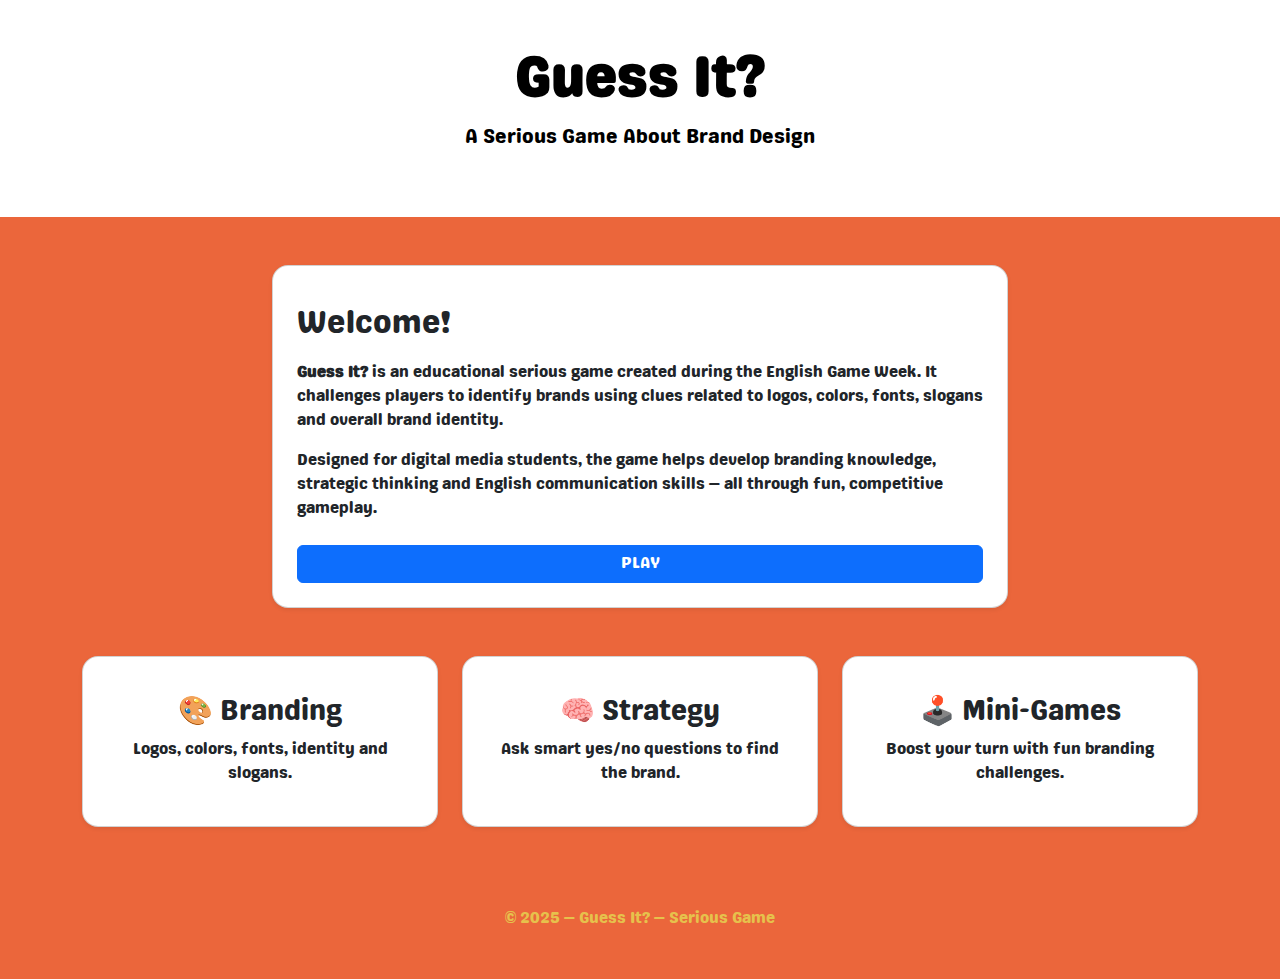
<file: website/index.html>
<!DOCTYPE html>
<html lang="en">
  <head>
    <meta charset="UTF-8" />
    <meta name="viewport" content="width=device-width, initial-scale=1" />
    <title>Guess It? — English Game</title>

    <!-- Bootstrap 5 CSS -->
    <link
      href="https://cdn.jsdelivr.net/npm/bootstrap@5.3.3/dist/css/bootstrap.min.css"
      rel="stylesheet"
    />

    <link rel="stylesheet" href="css/style.css" />
  </head>

  <body>
    <!-- Header -->
    <header>
      <h1 class="display-4 fw-bold">Guess It?</h1>
      <p class="lead">A Serious Game About Brand Design</p>
    </header>

    <!-- Main Content -->
    <main class="container py-5">
      <div class="row justify-content-center mb-5">
        <div class="col-md-8">
          <div class="card shadow-sm p-4">
            <h2 class="mb-3">Welcome!</h2>
            <p>
              <strong>Guess It?</strong> is an educational serious game created
              during the English Game Week. It challenges players to identify
              brands using clues related to logos, colors, fonts, slogans and
              overall brand identity.
            </p>
            <p>
              Designed for digital media students, the game helps develop
              branding knowledge, strategic thinking and English communication
              skills — all through fun, competitive gameplay.
            </p>

            <a href="score.html" class="btn btn-primary mt-2">PLAY</a>
          </div>
        </div>
      </div>

      <!-- Feature Cards -->
      <div class="row text-center g-4">
        <div class="col-md-4">
          <div class="card shadow-sm p-4">
            <h3>🎨 Branding</h3>
            <p>Logos, colors, fonts, identity and slogans.</p>
          </div>
        </div>

        <div class="col-md-4">
          <div class="card shadow-sm p-4">
            <h3>🧠 Strategy</h3>
            <p>Ask smart yes/no questions to find the brand.</p>
          </div>
        </div>

        <div class="col-md-4">
          <div class="card shadow-sm p-4">
            <h3>🕹️ Mini-Games</h3>
            <p>Boost your turn with fun branding challenges.</p>
          </div>
        </div>
      </div>
    </main>

    <!-- Footer -->
    <footer>
      <p>© 2025 — Guess It? — Serious Game</p>
    </footer>

    <!-- Bootstrap JS -->
    <script src="https://cdn.jsdelivr.net/npm/bootstrap@5.3.3/dist/js/bootstrap.bundle.min.js"></script>
  </body>
</html>
</file>
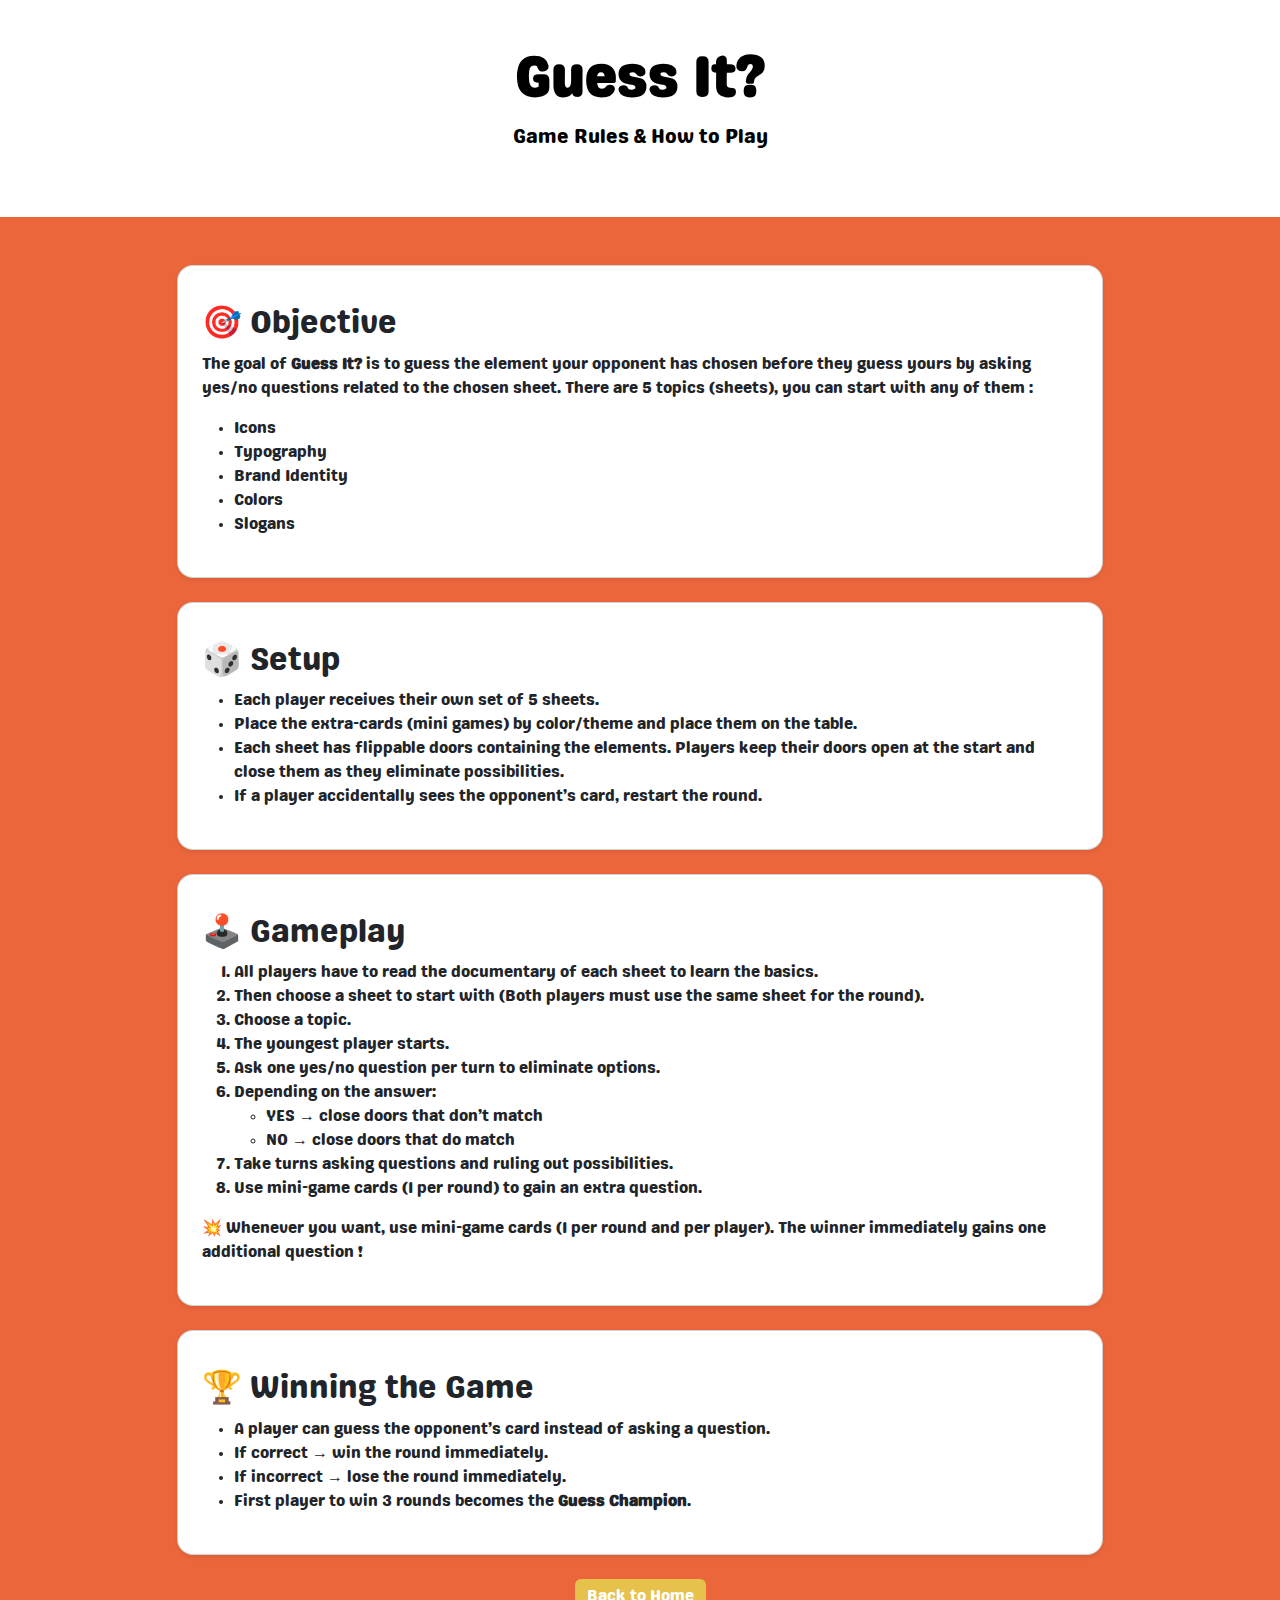
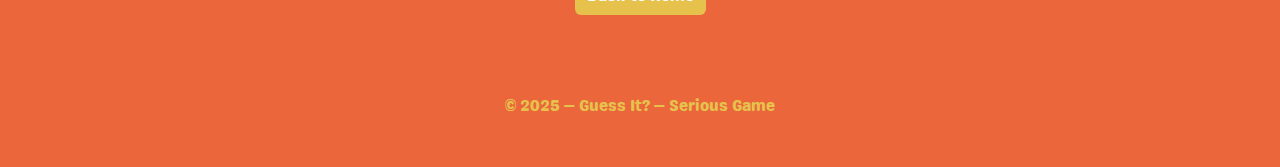
<file: website/rules.html>
<!DOCTYPE html>
<html lang="en">
  <head>
    <meta charset="UTF-8" />
    <meta name="viewport" content="width=device-width, initial-scale=1.0" />
    <title>Guess It? — Game Rules</title>

    <!-- Bootstrap 5 CSS -->
    <link
      href="https://cdn.jsdelivr.net/npm/bootstrap@5.3.3/dist/css/bootstrap.min.css"
      rel="stylesheet"
    />
    <!-- Custom CSS -->
    <link rel="stylesheet" href="css/style.css" />
  </head>

  <body>
    <!-- Header -->
    <header>
      <h1 class="display-4 fw-bold">Guess It?</h1>
      <p class="lead">Game Rules & How to Play</p>
    </header>

    <!-- Main Content -->
    <main class="container py-5">
      <div class="row justify-content-center">
        <div class="col-lg-10">
          <div class="card shadow-sm p-4 mb-4">
            <h2>🎯 Objective</h2>
            <p>
              The goal of <strong>Guess It?</strong> is to guess the element
              your opponent has chosen before they guess yours by asking yes/no
              questions related to the chosen sheet. There are 5 topics
              (sheets), you can start with any of them :
            </p>
            <ul>
              <li>Icons</li>
              <li>Typography</li>
              <li>Brand Identity</li>
              <li>Colors</li>
              <li>Slogans</li>
            </ul>
          </div>

          <div class="card shadow-sm p-4 mb-4">
            <h2>🎲 Setup</h2>
            <ul>
              <li>Each player receives their own set of 5 sheets.</li>
              <li>
                Place the extra-cards (mini games) by color/theme and place them
                on the table.
              </li>
              <li>
                Each sheet has flippable doors containing the elements. Players
                keep their doors open at the start and close them as they
                eliminate possibilities.
              </li>
              <li>
                If a player accidentally sees the opponent’s card, restart the
                round.
              </li>
            </ul>
          </div>

          <div class="card shadow-sm p-4 mb-4">
            <h2>🕹️ Gameplay</h2>
            <ol>
              <li>
                All players have to read the documentary of each sheet to learn
                the basics.
              </li>
              <li>
                Then choose a sheet to start with (Both players must use the
                same sheet for the round).
              </li>
              <li>Choose a topic.</li>
              <li>The youngest player starts.</li>
              <li>Ask one yes/no question per turn to eliminate options.</li>
              <li>
                Depending on the answer:
                <ul>
                  <li>YES → close doors that don’t match</li>
                  <li>NO → close doors that do match</li>
                </ul>
              </li>
              <li>Take turns asking questions and ruling out possibilities.</li>
              <li>
                Use mini-game cards (1 per round) to gain an extra question.
              </li>
            </ol>
            <p>
              💥 Whenever you want, use mini-game cards (1 per round and per
              player). The winner immediately gains one additional question !
            </p>
          </div>

          <div class="card shadow-sm p-4 mb-4">
            <h2>🏆 Winning the Game</h2>
            <ul>
              <li>
                A player can guess the opponent’s card instead of asking a
                question.
              </li>
              <li>If correct → win the round immediately.</li>
              <li>If incorrect → lose the round immediately.</li>
              <li>
                First player to win 3 rounds becomes the
                <strong>Guess Champion</strong>.
              </li>
            </ul>
          </div>

          <div class="text-center mt-4">
            <a href="index.html" class="btn btn-template">Back to Home</a>
          </div>
        </div>
      </div>
    </main>

    <!-- Footer -->
    <footer>
      <p>© 2025 — Guess It? — Serious Game</p>
    </footer>

    <!-- Bootstrap JS -->
    <script src="https://cdn.jsdelivr.net/npm/bootstrap@5.3.3/dist/js/bootstrap.bundle.min.js"></script>
  </body>
</html>
</file>
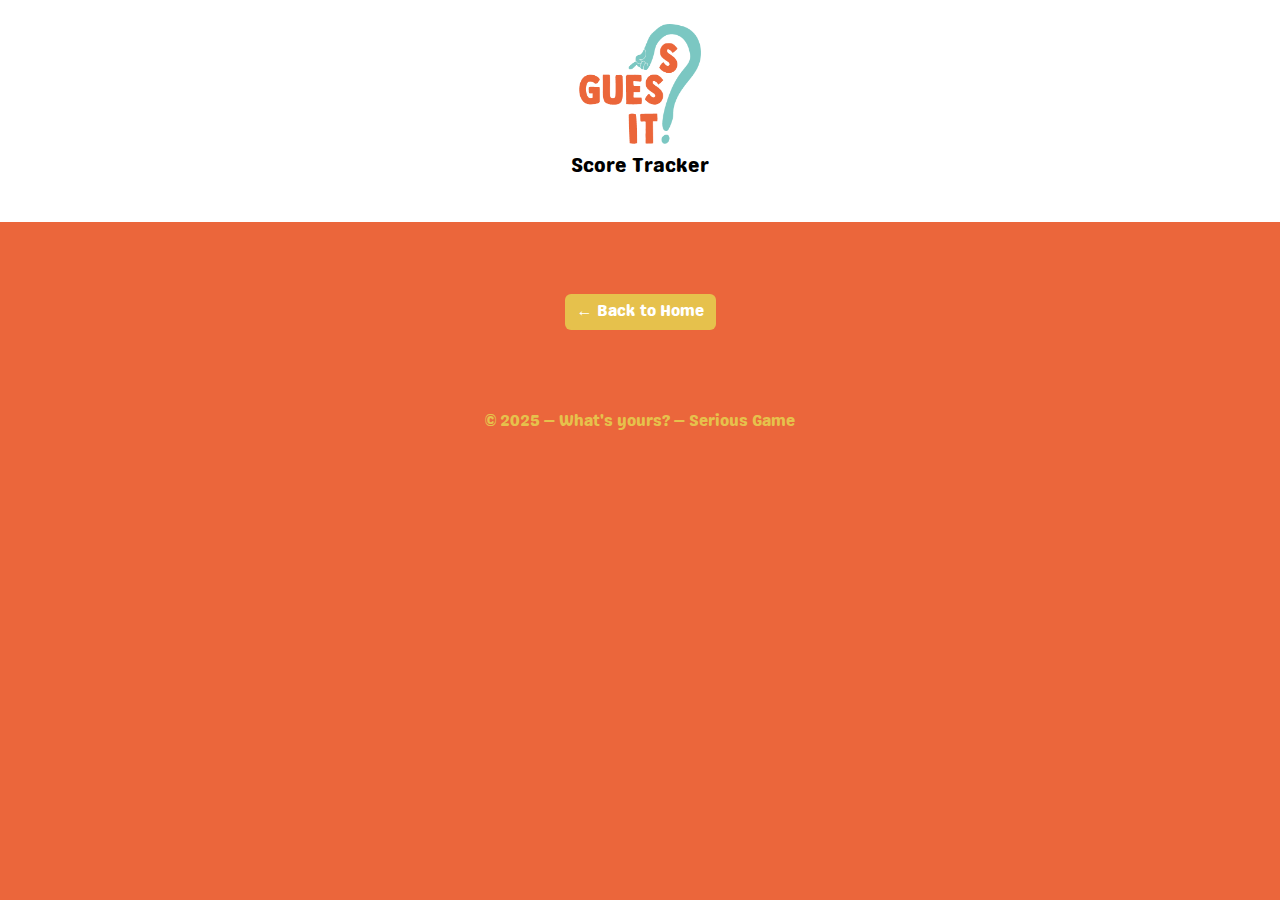
<file: website/score.html>
<!DOCTYPE html>
<html lang="en">
  <head>
    <meta charset="UTF-8" />
    <meta name="viewport" content="width=device-width, initial-scale=1" />
    <title>What's Yours? — Score Tracker</title>

    <!-- Bootstrap 5 -->
    <link
      href="https://cdn.jsdelivr.net/npm/bootstrap@5.3.3/dist/css/bootstrap.min.css"
      rel="stylesheet"
    />

    <!-- Custom CSS -->
    <link rel="stylesheet" href="css/style.css" />
  </head>

  <body>
    <!-- HEADER -->
    <header class="text-center py-4 d-none d-md-block">
      <h1 class="visually-hidden">What's Yours? Score Tracker</h1>
      <img
        src="assets/images/logo.png"
        alt="Guess It Logo"
        style="max-height: 120px"
        class="img-fluid mb-2"
      />
      <p class="lead">Score Tracker</p>
    </header>

    <!-- MAIN CONTENT -->
    <main class="container py-5">
      <!-- SCOREBOARD CARD -->
      <div
        id="scoreboard"
        class="card shadow-sm mx-auto p-4"
        style="max-width: 600px; display: none"
      >
        <h2 class="text-center mb-4">Current Score</h2>

        <div class="mb-4">
          <h4>
            <span id="player1Display" class="fw-bold">Player 1</span> :
            <span id="score1" class="text-primary fw-bold">0</span> points
          </h4>
          <button class="btn btn-success" onclick="addPoint(1)">+1</button>
        </div>

        <div class="mb-4">
          <h4>
            <span id="player2Display" class="fw-bold">Player 2</span> :
            <span id="score2" class="text-primary fw-bold">0</span> points
          </h4>
          <button class="btn btn-success" onclick="addPoint(2)">+1</button>
        </div>

        <hr />

        <button class="btn btn-danger w-100" onclick="askReset()">
          Reset Game
        </button>
      </div>

      <!-- Back Button -->
      <div class="text-center mt-4">
        <a href="index.html" class="btn btn-template">← Back to Home</a>
      </div>
    </main>

    <!-- Footer -->
    <footer>
      <p>© 2025 — What's yours? — Serious Game</p>
    </footer>

    <!-- PLAYER NAME MODAL -->
    <div class="modal fade" id="playerModal" tabindex="-1">
      <div class="modal-dialog modal-dialog-centered">
        <div class="modal-content">
          <div class="modal-header">
            <h5 class="modal-title">Enter Player Names</h5>
          </div>
          <div class="modal-body">
            <label class="form-label">Player 1</label>
            <input id="player1Name" class="form-control mb-3" type="text" />

            <label class="form-label">Player 2</label>
            <input id="player2Name" class="form-control" type="text" />

            <p id="nameError" class="text-danger mt-3" style="display: none">
              ⚠ Please enter both names.
            </p>
          </div>

          <div class="modal-footer">
            <button class="btn btn-primary" onclick="startGame()">
              Start Game
            </button>
          </div>
        </div>
      </div>
    </div>

    <div class="modal fade" id="startModal" tabindex="-1">
      <div class="modal-dialog modal-dialog-centered">
        <div class="modal-content text-center p-4">
          <h4>🎮 Game Started!</h4>
          <p>Good luck players!</p>
          <button class="btn btn-success" data-bs-dismiss="modal">OK</button>
        </div>
      </div>
    </div>

    <div class="modal fade" id="resetModal" tabindex="-1">
      <div class="modal-dialog modal-dialog-centered">
        <div class="modal-content text-center p-4">
          <h4>Reset Scores?</h4>
          <p>This cannot be undone.</p>

          <div class="d-flex justify-content-center gap-3">
            <button class="btn btn-secondary" data-bs-dismiss="modal">
              Cancel
            </button>
            <button class="btn btn-danger" onclick="resetGame()">Reset</button>
          </div>
        </div>
      </div>
    </div>

    <div class="modal fade" id="winnerModal" tabindex="-1">
      <div class="modal-dialog modal-dialog-centered">
        <div class="modal-content text-center p-4">
          <h3>🏆 We Have a Winner!</h3>
          <p class="mb-3">
            Congratulations <strong id="winnerName">Player</strong> !
          </p>

          <button class="btn btn-success w-100 mt-2" onclick="newMatch()">
            Start a New Match
          </button>
        </div>
      </div>
    </div>

    <!-- Bootstrap JS -->
    <script src="https://cdn.jsdelivr.net/npm/bootstrap@5.3.3/dist/js/bootstrap.bundle.min.js"></script>

    <!-- SCORE SCRIPT -->
    <script src="js/score.js"></script>
  </body>
</html>
</file>
<file: website/css/style.css>
/* Déclaration de la font */
@font-face {
  font-family: "MyFont"; /* nom que tu utiliseras ensuite */
  src: url("../assets/fonts/genty-sans-regular.ttf") format("truetype");
  font-weight: normal;
  font-style: normal;
}

/* Appliquer la font à tout le site */
body {
  font-family: "MyFont", sans-serif;
  background: #eb663b;
}

header {
  background: #fff; /* or #31726f for blue */
  color: black;
  padding: 3rem 1rem;
  text-align: center;
}

.card {
  border-radius: 1rem;
}

footer {
  text-align: center;
  padding: 2rem 0;
  color: #e6c14c;
}

h2,
h3 {
  margin-top: 1rem;
}

.btn-template {
  background-color: #e6c14c;
  color: #fff; /* texte noir pour contraste */
  border: none;

  transition: background-color 0.5s ease; /* couleur toujours animée */
}

/* Keyframes pour le zoom pulsation */
@keyframes pulse {
  0% {
    transform: scale(1);
  }
  50% {
    transform: scale(1.1);
  }
  100% {
    transform: scale(1);
  }
}

.btn-template:hover {
  background-color: #7cc7c2; /* un peu plus foncé au survol */

  animation: pulse 1s infinite; /* boucle tant que la souris est dessus */
  color: #fff;
}

.btn-blue {
  background-color: #7cc7c2;
  color: #fff;
  border: none;
}

.text-blue {
  color: #7cc7c2;
  border: none;
}

.btn-orange {
  background-color: #eb663b;
  color: #fff;
  border: none;
}

.btn-yellow {
  background-color: #e6c14c;
  color: #fff;
  border: none;
}
</file>
